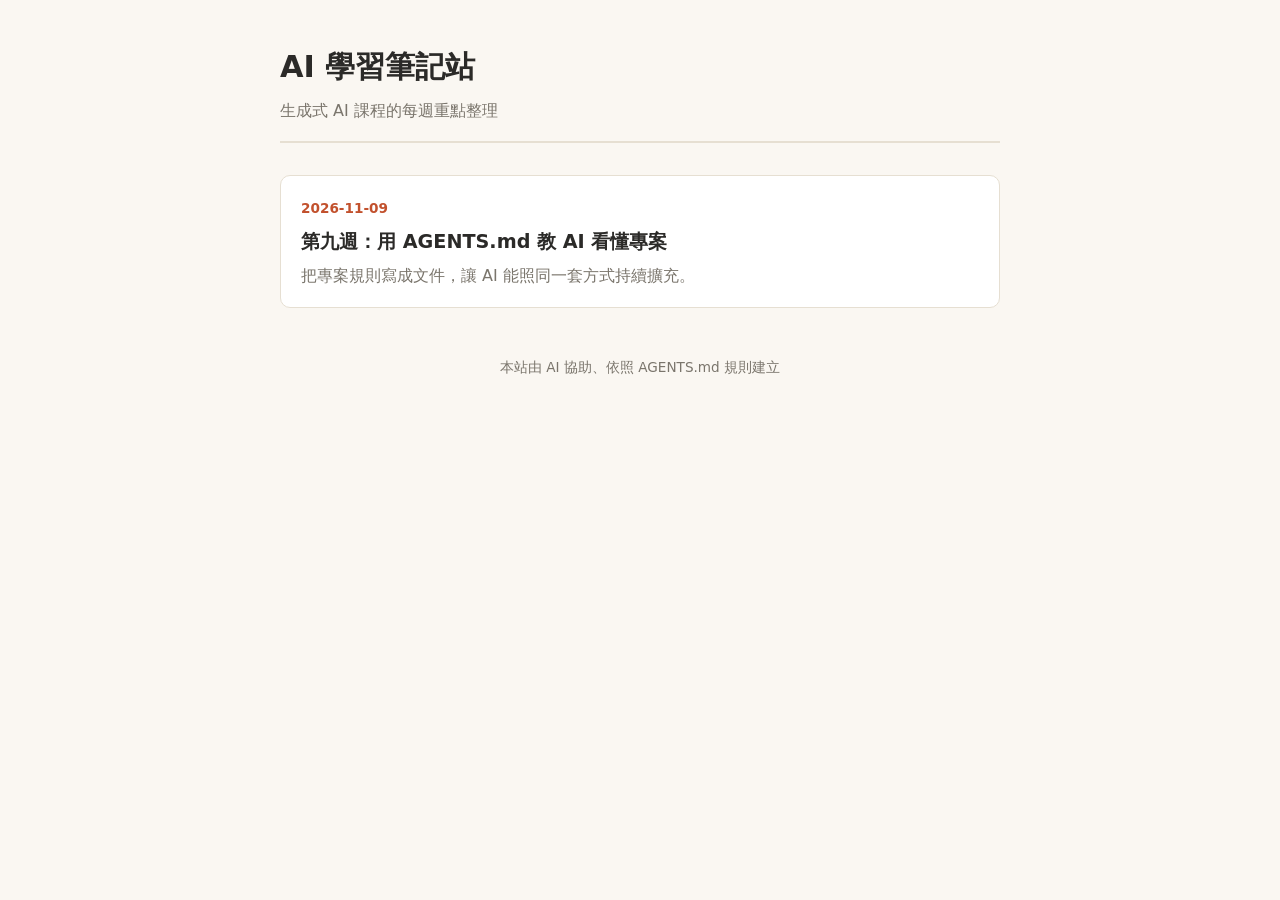
<file: index.html>
<!DOCTYPE html>
<html lang="zh-Hant">
<head>
  <meta charset="UTF-8">
  <meta name="viewport" content="width=device-width, initial-scale=1">
  <title>AI 學習筆記站</title>
  <link rel="stylesheet" href="style.css">
</head>
<body>
  <div class="container">
    <header class="site-header">
      <h1>AI 學習筆記站</h1>
      <p>生成式 AI 課程的每週重點整理</p>
    </header>

    <main>
      <ul class="note-list">
        <li class="note-card">
          <a href="notes/week-09-agents-md.html">
            <span class="note-date">2026-11-09</span>
            <h2>第九週：用 AGENTS.md 教 AI 看懂專案</h2>
            <p>把專案規則寫成文件，讓 AI 能照同一套方式持續擴充。</p>
          </a>
        </li>
      </ul>
    </main>

    <footer class="site-footer">
      <p>本站由 AI 協助、依照 AGENTS.md 規則建立</p>
    </footer>
  </div>
</body>
</html>
</file>
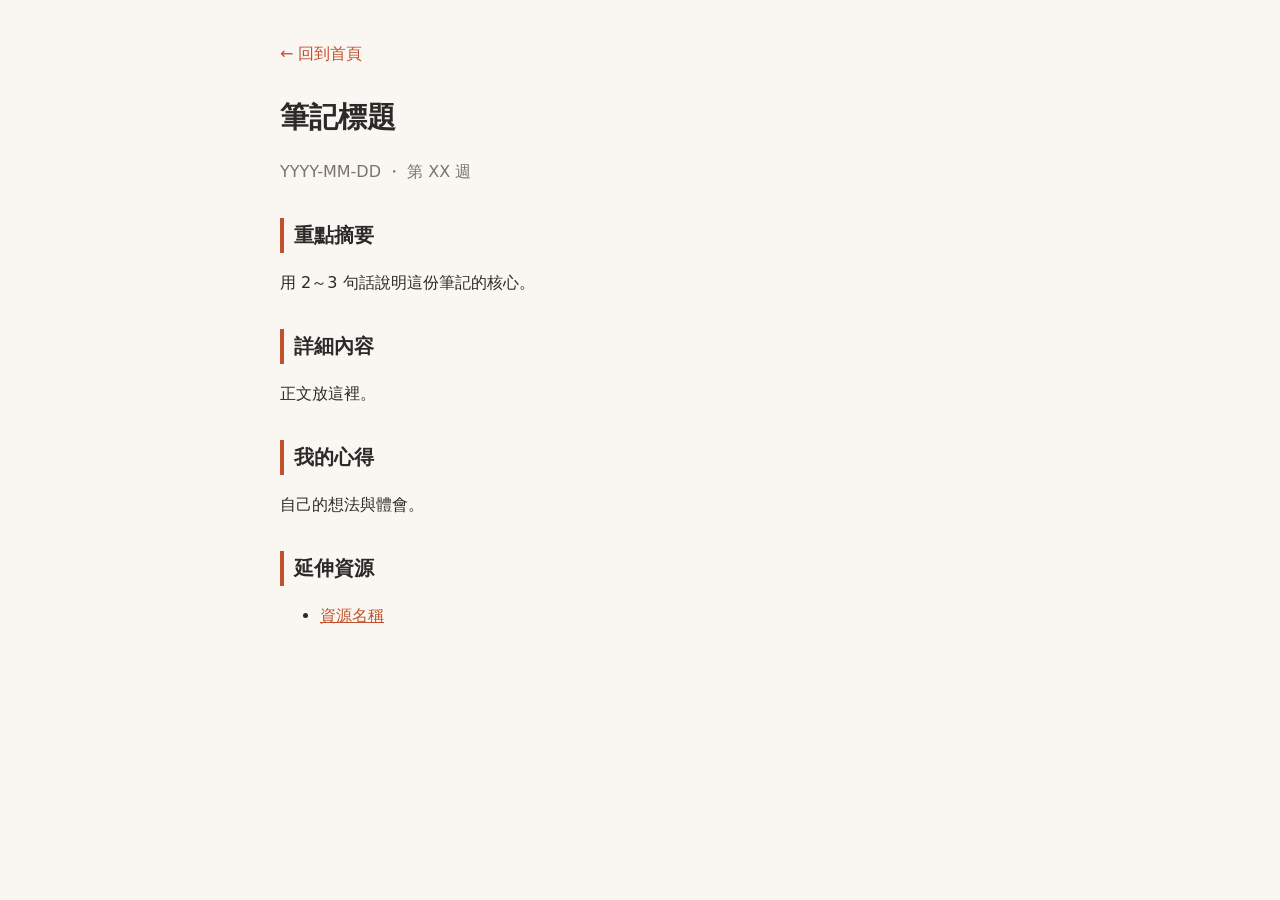
<file: notes/_template.html>
<!DOCTYPE html>
<html lang="zh-Hant">
<head>
  <meta charset="UTF-8">
  <meta name="viewport" content="width=device-width, initial-scale=1">
  <title>筆記標題 | AI 學習筆記站</title>
  <link rel="stylesheet" href="../style.css">
</head>
<body>
  <div class="container">
    <a class="back-link" href="../index.html">← 回到首頁</a>

    <article class="note">
      <h1>筆記標題</h1>
      <p class="meta">YYYY-MM-DD ・ 第 XX 週</p>

      <section>
        <h2>重點摘要</h2>
        <p>用 2～3 句話說明這份筆記的核心。</p>
      </section>

      <section>
        <h2>詳細內容</h2>
        <p>正文放這裡。</p>
      </section>

      <section>
        <h2>我的心得</h2>
        <p>自己的想法與體會。</p>
      </section>

      <section>
        <h2>延伸資源</h2>
        <ul>
          <li><a href="#">資源名稱</a></li>
        </ul>
      </section>
    </article>
  </div>
</body>
</html>
</file>
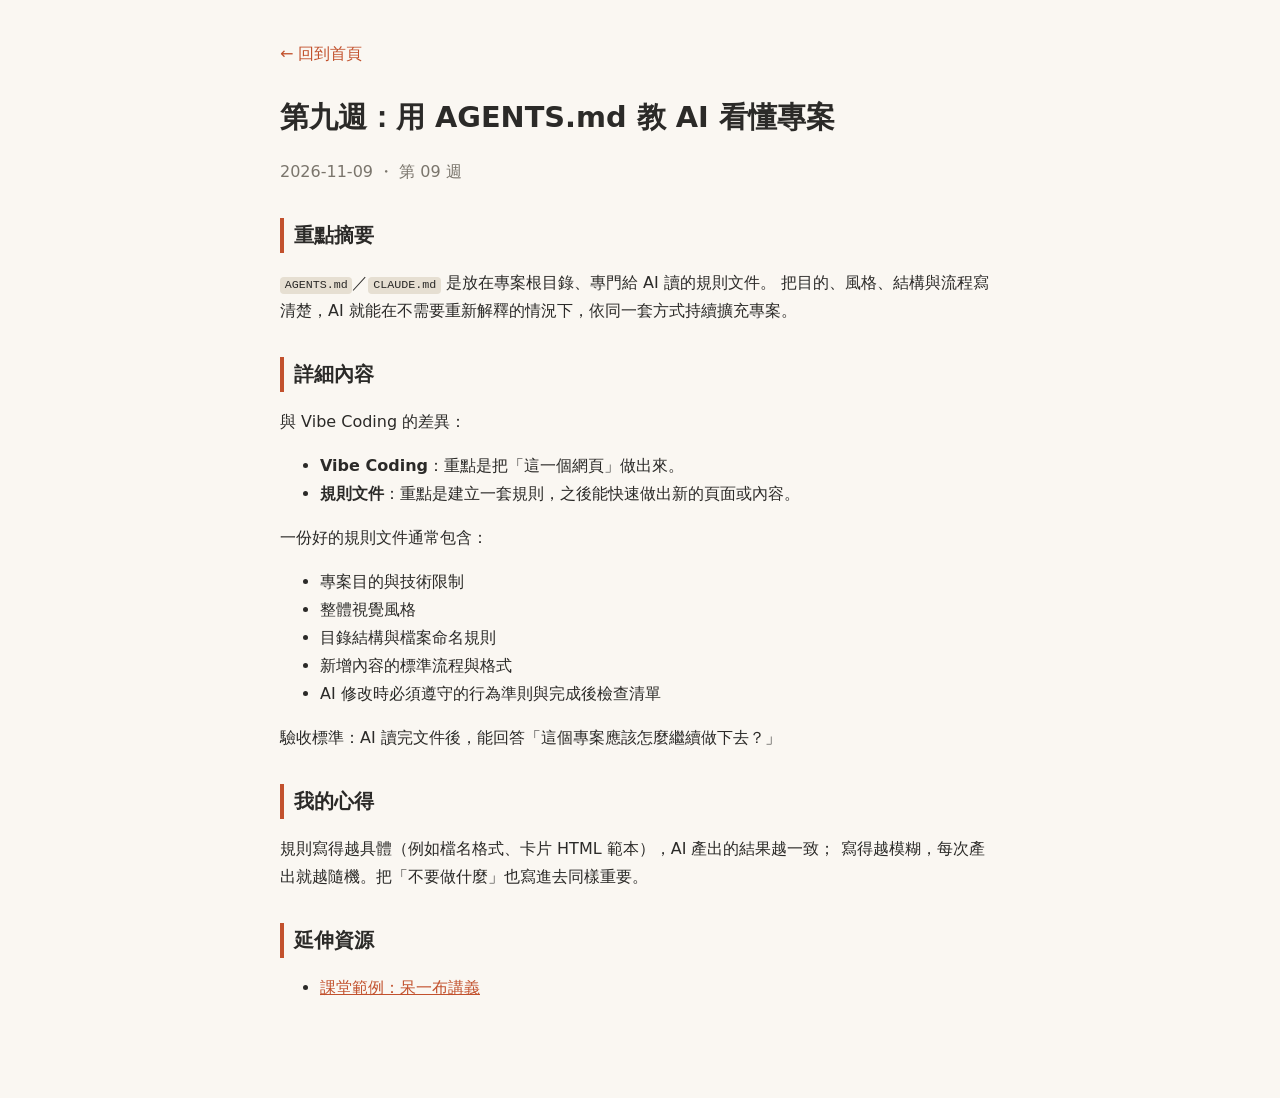
<file: notes/week-09-agents-md.html>
<!DOCTYPE html>
<html lang="zh-Hant">
<head>
  <meta charset="UTF-8">
  <meta name="viewport" content="width=device-width, initial-scale=1">
  <title>第九週：用 AGENTS.md 教 AI 看懂專案 | AI 學習筆記站</title>
  <link rel="stylesheet" href="../style.css">
</head>
<body>
  <div class="container">
    <a class="back-link" href="../index.html">← 回到首頁</a>

    <article class="note">
      <h1>第九週：用 AGENTS.md 教 AI 看懂專案</h1>
      <p class="meta">2026-11-09 ・ 第 09 週</p>

      <section>
        <h2>重點摘要</h2>
        <p>
          <code>AGENTS.md</code>／<code>CLAUDE.md</code> 是放在專案根目錄、專門給 AI 讀的規則文件。
          把目的、風格、結構與流程寫清楚，AI 就能在不需要重新解釋的情況下，依同一套方式持續擴充專案。
        </p>
      </section>

      <section>
        <h2>詳細內容</h2>
        <p>與 Vibe Coding 的差異：</p>
        <ul>
          <li><strong>Vibe Coding</strong>：重點是把「這一個網頁」做出來。</li>
          <li><strong>規則文件</strong>：重點是建立一套規則，之後能快速做出新的頁面或內容。</li>
        </ul>
        <p>一份好的規則文件通常包含：</p>
        <ul>
          <li>專案目的與技術限制</li>
          <li>整體視覺風格</li>
          <li>目錄結構與檔案命名規則</li>
          <li>新增內容的標準流程與格式</li>
          <li>AI 修改時必須遵守的行為準則與完成後檢查清單</li>
        </ul>
        <p>驗收標準：AI 讀完文件後，能回答「這個專案應該怎麼繼續做下去？」</p>
      </section>

      <section>
        <h2>我的心得</h2>
        <p>
          規則寫得越具體（例如檔名格式、卡片 HTML 範本），AI 產出的結果越一致；
          寫得越模糊，每次產出就越隨機。把「不要做什麼」也寫進去同樣重要。
        </p>
      </section>

      <section>
        <h2>延伸資源</h2>
        <ul>
          <li><a href="https://diveai-lab.github.io/diveai-lessons">課堂範例：呆一布講義</a></li>
        </ul>
      </section>
    </article>
  </div>
</body>
</html>
</file>
<file: style.css>
:root {
  --bg: #faf7f2;
  --ink: #2b2a28;
  --muted: #7a756c;
  --accent: #c2512d;
  --card: #ffffff;
  --line: #e6dfd2;
  --radius: 10px;
}

* { box-sizing: border-box; }

body {
  margin: 0;
  background: var(--bg);
  color: var(--ink);
  font-family: system-ui, -apple-system, "Segoe UI", "Noto Sans TC", "Microsoft JhengHei", sans-serif;
  line-height: 1.75;
}

.container {
  max-width: 760px;
  margin: 0 auto;
  padding: 2.5rem 1.25rem 4rem;
}

header.site-header { margin-bottom: 2rem; border-bottom: 2px solid var(--line); padding-bottom: 1rem; }
header.site-header h1 { margin: 0 0 .25rem; font-size: 1.9rem; }
header.site-header p { margin: 0; color: var(--muted); }

a { color: var(--accent); }

.note-list { list-style: none; margin: 0; padding: 0; display: grid; gap: 1rem; }

.note-card a {
  display: block;
  padding: 1.1rem 1.25rem;
  background: var(--card);
  border: 1px solid var(--line);
  border-radius: var(--radius);
  text-decoration: none;
  color: inherit;
  transition: transform .15s, border-color .15s;
}
.note-card a:hover { transform: translateY(-2px); border-color: var(--accent); }
.note-card h2 { margin: .2rem 0; font-size: 1.2rem; }
.note-card p { margin: 0; color: var(--muted); }
.note-date { font-size: .85rem; color: var(--accent); font-weight: 600; }

.back-link { display: inline-block; margin-bottom: 1.5rem; text-decoration: none; }

article.note h1 { font-size: 1.8rem; margin: 0 0 .25rem; }
article.note .meta { color: var(--muted); margin-bottom: 2rem; }
article.note section { margin-bottom: 2rem; }
article.note h2 {
  font-size: 1.25rem;
  border-left: 4px solid var(--accent);
  padding-left: .6rem;
  margin: 0 0 .75rem;
}
article.note code {
  background: var(--line);
  padding: .1em .4em;
  border-radius: 4px;
  font-size: .9em;
}
article.note pre {
  background: var(--card);
  border: 1px solid var(--line);
  border-radius: var(--radius);
  padding: 1rem;
  overflow-x: auto;
}

footer.site-footer { margin-top: 3rem; color: var(--muted); font-size: .85rem; text-align: center; }

@media (max-width: 600px) {
  .container { padding: 1.5rem 1rem 3rem; }
  header.site-header h1 { font-size: 1.5rem; }
}
</file>
